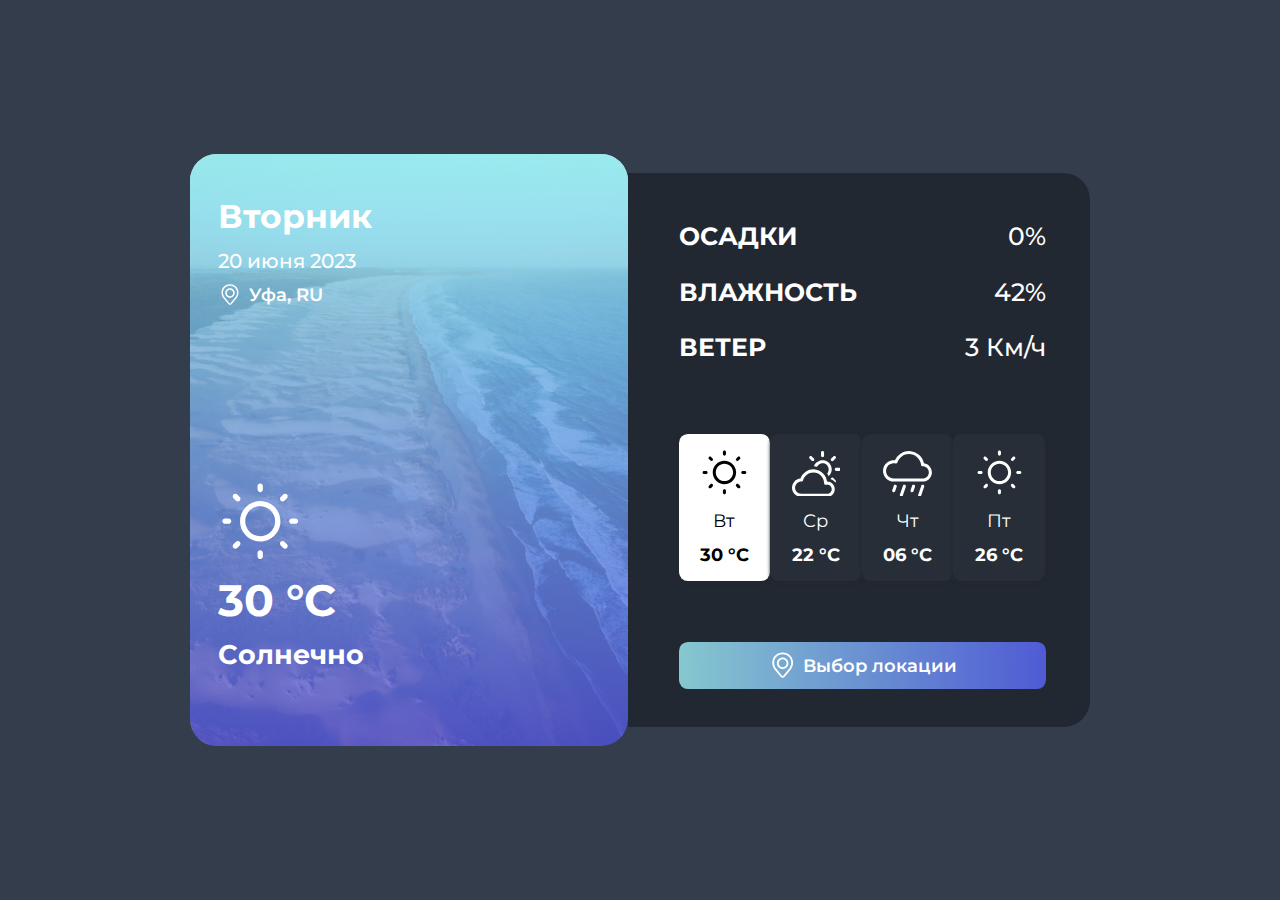
<file: index.html>
<!DOCTYPE html>
<html lang="ru">
<head>
    <meta charset="UTF-8">
    <meta name="viewport" content="width=device-width, initial-scale=1.0">
    <title>Прогноз погоды</title>
    <link rel="icon" type="image/png" href="./favicon.png">
    <link href="css/style.css" rel="stylesheet">
   
</head>
<body>
    <main>
        <section class="weather">
            <div class="container">
                <div class="card__wrap">
                    <div class="card__left">
                        <div class="card__left-image">
                            <picture >
                                <img src="./img/png/Restangle.png" alt="Погода">
                            </picture>

                            <div class="card__left-wrap">
                                <div class="card__left-top">
                                    <div class="card__left-day">Вторник</div>
                                    <div class="card__left-date">20 июня 2023</div>
                                    <div class="card__left-wrap--loc">
                                        <svg viewBox="0 0 33 33"  xmlns="http://www.w3.org/2000/svg" id="location" class="card__left-wrap--geo icon-white">
                                            <path d="M9.96878 13.75C9.96878 10.1429 12.8929 7.21875 16.5 7.21875C20.1071 7.21875 23.0313 10.1429 23.0313 13.75C23.0313 17.3571 20.1071 20.2812 16.5 20.2812C12.8929 20.2812 9.96878 17.3571 9.96878 13.75ZM16.5 9.28125C14.032 9.28125 12.0313 11.282 12.0313 13.75C12.0313 16.218 14.032 18.2188 16.5 18.2188C18.9681 18.2188 20.9688 16.218 20.9688 13.75C20.9688 11.282 18.9681 9.28125 16.5 9.28125Z"/>
                                            <path d="M4.84603 12.1782C5.33323 6.26758 10.2724 1.71875 16.2031 1.71875H16.797C22.7276 1.71875 27.6668 6.26758 28.154 12.1782C28.4158 15.3532 27.435 18.506 25.4183 20.9723L18.8279 29.0322C17.6248 30.5036 15.3753 30.5036 14.1722 29.0322L7.58173 20.9723C5.56508 18.506 4.58432 15.3532 4.84603 12.1782ZM16.2031 3.78125C11.3458 3.78125 7.30058 7.50678 6.90156 12.3476C6.68374 14.9901 7.50001 17.6141 9.17841 19.6667L15.7689 27.7267C16.1468 28.1888 16.8533 28.1888 17.2312 27.7267L23.8217 19.6667C25.5001 17.6141 26.3163 14.9901 26.0985 12.3476C25.6995 7.50678 21.6542 3.78125 16.797 3.78125H16.2031Z"/>
                                            </svg>
                                        <div class="card__left-geo">Уфа, RU</div>
                                    </div>
                                </div>

                                <div class="card__left-bottom">
                                    <svg viewBox="0 0 95 95" xmlns="http://www.w3.org/2000/svg" id="sun" class="card__left-wrap--sun icon-white">
                                        <path d="M47.5001 4.94727C49.1397 4.94727 50.4688 6.27642 50.4688 7.91602V11.8743C50.4688 13.5139 49.1397 14.8431 47.5001 14.8431C45.8605 14.8431 44.5313 13.5139 44.5313 11.8743V7.91602C44.5313 6.27642 45.8605 4.94727 47.5001 4.94727Z" />
                                        <path d="M24.7397 47.4993C24.7397 34.9291 34.9298 24.7389 47.5001 24.7389C60.0703 24.7389 70.2605 34.9291 70.2605 47.4993C70.2605 60.0696 60.0703 70.2598 47.5001 70.2598C34.9298 70.2598 24.7397 60.0696 24.7397 47.4993ZM47.5001 30.6764C38.209 30.6764 30.6772 38.2083 30.6772 47.4993C30.6772 56.7904 38.209 64.3223 47.5001 64.3223C56.7911 64.3223 64.323 56.7904 64.323 47.4993C64.323 38.2083 56.7911 30.6764 47.5001 30.6764Z"/>
                                        <path d="M21.6097 17.4106C20.4503 16.2512 18.5706 16.2512 17.4113 17.4106C16.2519 18.5699 16.2519 20.4496 17.4113 21.609L20.2102 24.408C21.3696 25.5674 23.2493 25.5674 24.4087 24.408C25.568 23.2486 25.568 21.3689 24.4087 20.2095L21.6097 17.4106Z" />
                                        <path d="M90.0522 47.4993C90.0522 49.1389 88.723 50.4681 87.0834 50.4681H83.1251C81.4855 50.4681 80.1563 49.1389 80.1563 47.4993C80.1563 45.8597 81.4855 44.5306 83.1251 44.5306H87.0834C88.723 44.5306 90.0522 45.8598 90.0522 47.4993Z"/>
                                        <path d="M77.5889 21.609C78.7482 20.4496 78.7482 18.5699 77.5889 17.4105C76.4295 16.2512 74.5498 16.2512 73.3904 17.4105L70.5914 20.2095C69.4321 21.3689 69.4321 23.2486 70.5914 24.4079C71.7508 25.5673 73.6305 25.5673 74.7899 24.4079L77.5889 21.609Z"/>
                                        <path d="M47.5001 80.1556C49.1397 80.1556 50.4688 81.4848 50.4688 83.1243V87.0827C50.4688 88.7223 49.1397 90.0514 47.5001 90.0514C45.8605 90.0514 44.5313 88.7223 44.5313 87.0827V83.1243C44.5313 81.4848 45.8605 80.1556 47.5001 80.1556Z" />
                                        <path d="M74.7902 70.5908C73.6308 69.4314 71.7511 69.4314 70.5917 70.5908C69.4323 71.7501 69.4323 73.6298 70.5917 74.7892L73.3907 77.5882C74.55 78.7476 76.4297 78.7476 77.5891 77.5882C78.7485 76.4288 78.7485 74.5491 77.5891 73.3897L74.7902 70.5908Z" />
                                        <path d="M14.8438 47.4993C14.8438 49.1389 13.5147 50.4681 11.8751 50.4681H7.91675C6.27715 50.4681 4.948 49.1389 4.948 47.4993C4.948 45.8597 6.27715 44.5306 7.91675 44.5306H11.8751C13.5147 44.5306 14.8438 45.8598 14.8438 47.4993Z" />
                                        <path d="M24.4084 74.7892C25.5678 73.6298 25.5678 71.7501 24.4084 70.5907C23.249 69.4314 21.3693 69.4314 20.21 70.5907L17.411 73.3897C16.2516 74.5491 16.2516 76.4288 17.411 77.5882C18.5704 78.7475 20.4501 78.7475 21.6095 77.5882L24.4084 74.7892Z"/>
                                    </svg>
                                    <div class="card__left-temp">30 °C</div>
                                    <div class="card__left-clarity">Солнечно</div>
                                </div>
                            </div>
                        </div>
                    </div>

                    <div class="card__right">

                        <div class="card__right-wrap--info">
                            <div class="card__right-wrap--row">
                                <div class="card__right-description">ОСАДКИ</div>
                                <div class="card__right-info">0%</div>
                            </div>
                            <div class="card__right-wrap--row">
                                <div class="card__right-description">ВЛАЖНОСТЬ</div>
                                <div class="card__right-info">42%</div>
                            </div>
                            <div class="card__right-wrap--row">
                                <div class="card__right-description">ВЕТЕР</div>
                                <div class="card__right-info">3 Км/ч</div>
                            </div>
                        </div>

                        <div class="card__right-wrap--weather">
                            <div class="card__right-weather _active-bg">
                                <svg viewBox="0 0 95 95" xmlns="http://www.w3.org/2000/svg" id="sun" class="card__right-image card__right-icon icon-white _active-icon">
                                    <path d="M47.5001 4.94727C49.1397 4.94727 50.4688 6.27642 50.4688 7.91602V11.8743C50.4688 13.5139 49.1397 14.8431 47.5001 14.8431C45.8605 14.8431 44.5313 13.5139 44.5313 11.8743V7.91602C44.5313 6.27642 45.8605 4.94727 47.5001 4.94727Z" />
                                    <path d="M24.7397 47.4993C24.7397 34.9291 34.9298 24.7389 47.5001 24.7389C60.0703 24.7389 70.2605 34.9291 70.2605 47.4993C70.2605 60.0696 60.0703 70.2598 47.5001 70.2598C34.9298 70.2598 24.7397 60.0696 24.7397 47.4993ZM47.5001 30.6764C38.209 30.6764 30.6772 38.2083 30.6772 47.4993C30.6772 56.7904 38.209 64.3223 47.5001 64.3223C56.7911 64.3223 64.323 56.7904 64.323 47.4993C64.323 38.2083 56.7911 30.6764 47.5001 30.6764Z"/>
                                    <path d="M21.6097 17.4106C20.4503 16.2512 18.5706 16.2512 17.4113 17.4106C16.2519 18.5699 16.2519 20.4496 17.4113 21.609L20.2102 24.408C21.3696 25.5674 23.2493 25.5674 24.4087 24.408C25.568 23.2486 25.568 21.3689 24.4087 20.2095L21.6097 17.4106Z" />
                                    <path d="M90.0522 47.4993C90.0522 49.1389 88.723 50.4681 87.0834 50.4681H83.1251C81.4855 50.4681 80.1563 49.1389 80.1563 47.4993C80.1563 45.8597 81.4855 44.5306 83.1251 44.5306H87.0834C88.723 44.5306 90.0522 45.8598 90.0522 47.4993Z"/>
                                    <path d="M77.5889 21.609C78.7482 20.4496 78.7482 18.5699 77.5889 17.4105C76.4295 16.2512 74.5498 16.2512 73.3904 17.4105L70.5914 20.2095C69.4321 21.3689 69.4321 23.2486 70.5914 24.4079C71.7508 25.5673 73.6305 25.5673 74.7899 24.4079L77.5889 21.609Z"/>
                                    <path d="M47.5001 80.1556C49.1397 80.1556 50.4688 81.4848 50.4688 83.1243V87.0827C50.4688 88.7223 49.1397 90.0514 47.5001 90.0514C45.8605 90.0514 44.5313 88.7223 44.5313 87.0827V83.1243C44.5313 81.4848 45.8605 80.1556 47.5001 80.1556Z" />
                                    <path d="M74.7902 70.5908C73.6308 69.4314 71.7511 69.4314 70.5917 70.5908C69.4323 71.7501 69.4323 73.6298 70.5917 74.7892L73.3907 77.5882C74.55 78.7476 76.4297 78.7476 77.5891 77.5882C78.7485 76.4288 78.7485 74.5491 77.5891 73.3897L74.7902 70.5908Z" />
                                    <path d="M14.8438 47.4993C14.8438 49.1389 13.5147 50.4681 11.8751 50.4681H7.91675C6.27715 50.4681 4.948 49.1389 4.948 47.4993C4.948 45.8597 6.27715 44.5306 7.91675 44.5306H11.8751C13.5147 44.5306 14.8438 45.8598 14.8438 47.4993Z" />
                                    <path d="M24.4084 74.7892C25.5678 73.6298 25.5678 71.7501 24.4084 70.5907C23.249 69.4314 21.3693 69.4314 20.21 70.5907L17.411 73.3897C16.2516 74.5491 16.2516 76.4288 17.411 77.5882C18.5704 78.7475 20.4501 78.7475 21.6095 77.5882L24.4084 74.7892Z"/>
                                </svg>
                                <div class="card__right-day _active-txt">Вт</div>
                                <div class="card__right-temp _active-txt">30 °C</div>
                            </div>

                            <div class="card__right-weather">
                                <svg viewBox="0 0 54 54" xmlns="http://www.w3.org/2000/svg" id="cloud-sun" class="card__right-icon card__right-image icon-white">
                                    <path d="M23.625 26.9998C25.1919 26.9996 26.7433 27.3111 28.1887 27.9164C29.6341 28.5216 30.9446 29.4083 32.044 30.5249C33.1433 31.6416 34.0095 32.9658 34.5921 34.4204C35.1747 35.8751 35.4621 37.4311 35.4375 38.9979C35.4335 39.2573 35.4894 39.5141 35.6008 39.7484C35.7123 39.9827 35.8762 40.1882 36.0799 40.3488C36.2837 40.5094 36.5217 40.6209 36.7755 40.6746C37.0293 40.7283 37.2921 40.7228 37.5435 40.6584C38.2918 40.4667 39.0741 40.4484 39.8305 40.605C40.587 40.7616 41.2977 41.0889 41.9085 41.5619C42.5192 42.0349 43.0139 42.6412 43.3547 43.3345C43.6955 44.0278 43.8734 44.7897 43.875 45.5623C43.875 46.9049 43.3416 48.1926 42.3922 49.142C41.4428 50.0914 40.1551 50.6248 38.8125 50.6248H10.125C9.22756 50.6197 8.34017 50.4357 7.51471 50.0836C6.68925 49.7315 5.94229 49.2183 5.31752 48.5741C4.69275 47.9299 4.20271 47.1676 3.87608 46.3317C3.54944 45.4958 3.39276 44.6032 3.4152 43.7061C3.43764 42.8089 3.63875 41.9253 4.00676 41.1068C4.37478 40.2883 4.90232 39.5514 5.55851 38.9392C6.21471 38.3271 6.98639 37.8519 7.82842 37.5415C8.67045 37.2311 9.56593 37.0917 10.4625 37.1315C10.8513 37.1515 11.2352 37.0364 11.5489 36.8058C11.8626 36.5751 12.0869 36.243 12.1837 35.8659C12.8384 33.3289 14.3174 31.0814 16.3884 29.4766C18.4594 27.8717 21.0049 27.0005 23.625 26.9998ZM38.7213 37.1248C38.3416 33.703 36.8106 30.5117 34.3793 28.0742C31.9479 25.6367 28.7606 24.0976 25.3398 23.7093C21.9189 23.3209 18.4677 24.1063 15.5518 25.9367C12.6359 27.7671 10.4285 30.5339 9.29134 33.7835C6.68564 33.9968 4.26344 35.2097 2.53177 37.1684C0.800096 39.1271 -0.1068 41.6797 0.000914741 44.2919C0.10863 46.9041 1.2226 49.3734 3.10966 51.1829C4.99671 52.9923 7.51055 54.0017 10.125 53.9998H38.8125C41.0502 53.9998 43.1963 53.1108 44.7787 51.5285C46.361 49.9461 47.25 47.8 47.25 45.5623C47.25 43.3245 46.361 41.1784 44.7787 39.596C43.1963 38.0137 41.0502 37.1248 38.8125 37.1248H38.7213Z"/>
                                    <path d="M35.4375 5.0625C35.4375 4.61495 35.2597 4.18572 34.9432 3.86926C34.6268 3.55279 34.1976 3.375 33.75 3.375C33.3025 3.375 32.8732 3.55279 32.5568 3.86926C32.2403 4.18572 32.0625 4.61495 32.0625 5.0625V8.4375C32.0625 8.88505 32.2403 9.31427 32.5568 9.63074C32.8732 9.94721 33.3025 10.125 33.75 10.125C34.1976 10.125 34.6268 9.94721 34.9432 9.63074C35.2597 9.31427 35.4375 8.88505 35.4375 8.4375V5.0625ZM48.0701 11.691C48.2313 11.5353 48.3599 11.3491 48.4483 11.1432C48.5367 10.9374 48.5833 10.7159 48.5852 10.4919C48.5872 10.2678 48.5445 10.0456 48.4596 9.8382C48.3748 9.63082 48.2495 9.4424 48.091 9.28396C47.9326 9.12551 47.7442 9.00021 47.5368 8.91536C47.3294 8.83051 47.1072 8.78782 46.8831 8.78977C46.6591 8.79171 46.4376 8.83826 46.2318 8.9267C46.0259 9.01514 45.8397 9.1437 45.684 9.30487L43.2945 11.691C42.9776 12.0079 42.7996 12.4376 42.7996 12.8857C42.7996 13.3339 42.9776 13.7636 43.2945 14.0805C43.6114 14.3974 44.0411 14.5754 44.4893 14.5754C44.9374 14.5754 45.3671 14.3974 45.684 14.0805L48.0701 11.691ZM21.816 9.30487C21.4977 8.99748 21.0715 8.82739 20.629 8.83124C20.1866 8.83508 19.7633 9.01255 19.4504 9.32543C19.1376 9.63831 18.9601 10.0616 18.9562 10.504C18.9524 10.9465 19.1225 11.3727 19.4299 11.691L21.816 14.0805C21.9729 14.2374 22.1592 14.3619 22.3642 14.4468C22.5692 14.5317 22.7889 14.5754 23.0108 14.5754C23.2326 14.5754 23.4524 14.5317 23.6573 14.4468C23.8623 14.3619 24.0486 14.2374 24.2055 14.0805C24.3624 13.9236 24.4869 13.7373 24.5718 13.5323C24.6567 13.3273 24.7004 13.1076 24.7004 12.8857C24.7004 12.6639 24.6567 12.4442 24.5718 12.2392C24.4869 12.0342 24.3624 11.8479 24.2055 11.691L21.816 9.30487ZM27.6683 20.6921C28.0877 19.8229 28.6887 19.0537 29.4307 18.4364C30.1728 17.8192 31.0385 17.3682 31.9696 17.114C32.9007 16.8598 33.8755 16.8082 34.8282 16.9627C35.781 17.1173 36.6895 17.4743 37.4925 18.0098C38.2955 18.5453 38.9743 19.2468 39.4832 20.067C39.992 20.8871 40.3191 21.8069 40.4423 22.7642C40.5655 23.7214 40.4819 24.694 40.1973 25.6163C39.9126 26.5385 39.4335 27.389 38.7923 28.1104C39.4639 29.0588 40.0478 30.0746 40.5338 31.1411C41.6775 30.1077 42.5702 28.8268 43.1438 27.396C43.7174 25.9652 43.9567 24.4223 43.8435 22.885C43.7303 21.3476 43.2676 19.8565 42.4906 18.5251C41.7137 17.1937 40.643 16.0574 39.3602 15.2026C38.0774 14.3479 36.6164 13.7973 35.0885 13.5929C33.5606 13.3885 32.0062 13.5356 30.5439 14.0231C29.0815 14.5106 27.7497 15.3256 26.6501 16.4058C25.5505 17.4861 24.7121 18.8032 24.1988 20.2568C25.3868 20.2939 26.5478 20.4424 27.6683 20.6921ZM42.8018 34.4419C44.8268 35.1675 46.5986 36.4331 47.9385 38.0599C48.1222 37.9111 48.2727 37.7253 48.38 37.5147C48.4874 37.304 48.5493 37.0732 48.5617 36.837C48.5741 36.6009 48.5367 36.3649 48.4521 36.1441C48.3674 35.9234 48.2373 35.7229 48.0701 35.5556L45.684 33.1695C45.4434 32.9275 45.1352 32.7641 44.7998 32.7009C44.4645 32.6377 44.1179 32.6776 43.8057 32.8154C43.4936 32.9532 43.2305 33.1824 43.0513 33.4728C42.872 33.7632 42.785 34.1011 42.8018 34.4419ZM48.9375 21.9375C48.49 21.9375 48.0607 22.1153 47.7443 22.4318C47.4278 22.7482 47.25 23.1774 47.25 23.625C47.25 24.0726 47.4278 24.5018 47.7443 24.8182C48.0607 25.1347 48.49 25.3125 48.9375 25.3125H52.3125C52.7601 25.3125 53.1893 25.1347 53.5057 24.8182C53.8222 24.5018 54 24.0726 54 23.625C54 23.1774 53.8222 22.7482 53.5057 22.4318C53.1893 22.1153 52.7601 21.9375 52.3125 21.9375H48.9375Z" />
                                    </svg>
                                <div class="card__right-day">Ср</div>
                                <div class="card__right-temp">22 °C</div>
                            </div>

                            <div class="card__right-weather">
                                <svg viewBox="0 0 54 54" xmlns="http://www.w3.org/2000/svg" id="cloud-rain" class="card__right-icon card__right-image icon-white">
                                    <path d="M14.0332 40.5844C14.2436 40.6545 14.4381 40.7654 14.6056 40.9108C14.7731 41.0561 14.9102 41.2331 15.0093 41.4315C15.1083 41.6299 15.1673 41.8459 15.1828 42.0671C15.1984 42.2883 15.1701 42.5104 15.0997 42.7207L13.4122 47.7832C13.2586 48.1918 12.9527 48.5249 12.5586 48.7126C12.1646 48.9004 11.7132 48.9282 11.2991 48.7901C10.885 48.6521 10.5406 48.359 10.338 47.9724C10.1354 47.5858 10.0905 47.1357 10.2127 46.7167L11.9002 41.6542C12.0413 41.2295 12.3452 40.8782 12.7452 40.6776C13.1452 40.477 13.6085 40.4434 14.0332 40.5844ZM24.1582 40.5844C24.3686 40.6545 24.5631 40.7654 24.7306 40.9108C24.8981 41.0561 25.0352 41.2331 25.1343 41.4315C25.2333 41.6299 25.2923 41.8459 25.3078 42.0671C25.3234 42.2883 25.2951 42.5104 25.2247 42.7207L21.8497 52.8457C21.6961 53.2543 21.3902 53.5874 20.9961 53.7751C20.6021 53.9629 20.1507 53.9907 19.7366 53.8526C19.3225 53.7146 18.9781 53.4215 18.7755 53.0349C18.5729 52.6483 18.528 52.1982 18.6502 51.7792L22.0252 41.6542C22.1663 41.2295 22.4702 40.8782 22.8702 40.6776C23.2702 40.477 23.7335 40.4434 24.1582 40.5844ZM34.2832 40.5844C34.4936 40.6545 34.6881 40.7654 34.8556 40.9108C35.0231 41.0561 35.1602 41.2331 35.2593 41.4315C35.3583 41.6299 35.4173 41.8459 35.4328 42.0671C35.4484 42.2883 35.4201 42.5104 35.3497 42.7207L33.6622 47.7832C33.5086 48.1918 33.2027 48.5249 32.8086 48.7126C32.4146 48.9004 31.9632 48.9282 31.5491 48.7901C31.135 48.6521 30.7906 48.359 30.588 47.9724C30.3854 47.5858 30.3405 47.1357 30.4627 46.7167L32.1502 41.6542C32.2913 41.2295 32.5952 40.8782 32.9952 40.6776C33.3952 40.477 33.8585 40.4434 34.2832 40.5844ZM44.4082 40.5844C44.6186 40.6545 44.8131 40.7654 44.9806 40.9108C45.1481 41.0561 45.2852 41.2331 45.3843 41.4315C45.4833 41.6299 45.5423 41.8459 45.5578 42.0671C45.5734 42.2883 45.5451 42.5104 45.4747 42.7207L42.0997 52.8457C42.0362 53.0636 41.9293 53.2665 41.7855 53.4422C41.6417 53.6178 41.464 53.7626 41.2629 53.868C41.0619 53.9733 40.8416 54.037 40.6153 54.0553C40.3891 54.0735 40.1615 54.0459 39.9461 53.9741C39.7308 53.9024 39.5321 53.7879 39.362 53.6375C39.192 53.4872 39.054 53.3041 38.9564 53.0991C38.8587 52.8942 38.8034 52.6717 38.7938 52.4449C38.7841 52.2181 38.8203 51.9917 38.9002 51.7792L42.2752 41.6542C42.4163 41.2295 42.7202 40.8782 43.1202 40.6776C43.5202 40.477 43.9835 40.4434 44.4082 40.5844ZM45.2419 16.9661C44.541 13.433 42.7283 10.2168 40.0687 7.78772C37.4091 5.35863 34.0422 3.84406 30.4602 3.46546C26.8782 3.08686 23.2691 3.8641 20.1604 5.68352C17.0518 7.50294 14.6067 10.2691 13.1827 13.5776C11.5858 13.3936 9.96816 13.5375 8.42879 14.0005C6.88941 14.4635 5.46073 15.2358 4.23021 16.2701C2.99969 17.3044 1.99323 18.579 1.27245 20.0159C0.55166 21.4527 0.13172 23.0215 0.0383368 24.6263C-0.0550467 26.231 0.180091 27.838 0.729354 29.3487C1.27862 30.8595 2.13045 32.2422 3.23269 33.4123C4.33493 34.5823 5.66439 35.5151 7.13968 36.1535C8.61496 36.7919 10.205 37.1225 11.8125 37.125H43.875C46.4437 37.1279 48.9176 36.1544 50.7954 34.4016C52.6732 32.6488 53.8146 30.2478 53.9884 27.6849C54.1622 25.1221 53.3553 22.589 51.7313 20.5987C50.1073 18.6085 47.7875 17.31 45.2419 16.9661ZM28.6875 6.74998C32.0084 6.74929 35.213 7.97264 37.6886 10.1861C40.1642 12.3996 41.7371 15.4479 42.1065 18.7481C42.1524 19.1628 42.3502 19.5457 42.6619 19.8231C42.9735 20.1004 43.3768 20.2525 43.794 20.25H43.875C45.6652 20.25 47.3821 20.9611 48.648 22.227C49.9138 23.4929 50.625 25.2098 50.625 27C50.625 28.7902 49.9138 30.5071 48.648 31.773C47.3821 33.0388 45.6652 33.75 43.875 33.75H11.8125C10.618 33.7494 9.43724 33.4952 8.34832 33.0042C7.25941 32.5131 6.28716 31.7965 5.4959 30.9017C4.70464 30.0068 4.11239 28.9542 3.75834 27.8134C3.40429 26.6725 3.29651 25.4695 3.44212 24.2839C3.58773 23.0983 3.98342 21.9572 4.60301 20.9359C5.2226 19.9147 6.05197 19.0366 7.03625 18.3599C8.02054 17.6831 9.1373 17.223 10.3127 17.0101C11.488 16.7972 12.6952 16.8363 13.8544 17.1247C14.2679 17.2279 14.7052 17.1707 15.0783 16.9648C15.4514 16.7588 15.7328 16.4192 15.8659 16.0144C16.7578 13.3183 18.4768 10.972 20.7786 9.30884C23.0803 7.64568 25.8477 6.75032 28.6875 6.74998Z"/>
                                </svg>
                                <div class="card__right-day">Чт</div>
                                <div class="card__right-temp">06 °C</div>
                            </div>

                            <div class="card__right-weather">
                                <svg viewBox="0 0 95 95" xmlns="http://www.w3.org/2000/svg" id="sun" class="card__right-icon card__right-image icon-white">
                                    <path d="M47.5001 4.94727C49.1397 4.94727 50.4688 6.27642 50.4688 7.91602V11.8743C50.4688 13.5139 49.1397 14.8431 47.5001 14.8431C45.8605 14.8431 44.5313 13.5139 44.5313 11.8743V7.91602C44.5313 6.27642 45.8605 4.94727 47.5001 4.94727Z" />
                                    <path d="M24.7397 47.4993C24.7397 34.9291 34.9298 24.7389 47.5001 24.7389C60.0703 24.7389 70.2605 34.9291 70.2605 47.4993C70.2605 60.0696 60.0703 70.2598 47.5001 70.2598C34.9298 70.2598 24.7397 60.0696 24.7397 47.4993ZM47.5001 30.6764C38.209 30.6764 30.6772 38.2083 30.6772 47.4993C30.6772 56.7904 38.209 64.3223 47.5001 64.3223C56.7911 64.3223 64.323 56.7904 64.323 47.4993C64.323 38.2083 56.7911 30.6764 47.5001 30.6764Z"/>
                                    <path d="M21.6097 17.4106C20.4503 16.2512 18.5706 16.2512 17.4113 17.4106C16.2519 18.5699 16.2519 20.4496 17.4113 21.609L20.2102 24.408C21.3696 25.5674 23.2493 25.5674 24.4087 24.408C25.568 23.2486 25.568 21.3689 24.4087 20.2095L21.6097 17.4106Z" />
                                    <path d="M90.0522 47.4993C90.0522 49.1389 88.723 50.4681 87.0834 50.4681H83.1251C81.4855 50.4681 80.1563 49.1389 80.1563 47.4993C80.1563 45.8597 81.4855 44.5306 83.1251 44.5306H87.0834C88.723 44.5306 90.0522 45.8598 90.0522 47.4993Z"/>
                                    <path d="M77.5889 21.609C78.7482 20.4496 78.7482 18.5699 77.5889 17.4105C76.4295 16.2512 74.5498 16.2512 73.3904 17.4105L70.5914 20.2095C69.4321 21.3689 69.4321 23.2486 70.5914 24.4079C71.7508 25.5673 73.6305 25.5673 74.7899 24.4079L77.5889 21.609Z"/>
                                    <path d="M47.5001 80.1556C49.1397 80.1556 50.4688 81.4848 50.4688 83.1243V87.0827C50.4688 88.7223 49.1397 90.0514 47.5001 90.0514C45.8605 90.0514 44.5313 88.7223 44.5313 87.0827V83.1243C44.5313 81.4848 45.8605 80.1556 47.5001 80.1556Z" />
                                    <path d="M74.7902 70.5908C73.6308 69.4314 71.7511 69.4314 70.5917 70.5908C69.4323 71.7501 69.4323 73.6298 70.5917 74.7892L73.3907 77.5882C74.55 78.7476 76.4297 78.7476 77.5891 77.5882C78.7485 76.4288 78.7485 74.5491 77.5891 73.3897L74.7902 70.5908Z" />
                                    <path d="M14.8438 47.4993C14.8438 49.1389 13.5147 50.4681 11.8751 50.4681H7.91675C6.27715 50.4681 4.948 49.1389 4.948 47.4993C4.948 45.8597 6.27715 44.5306 7.91675 44.5306H11.8751C13.5147 44.5306 14.8438 45.8598 14.8438 47.4993Z" />
                                    <path d="M24.4084 74.7892C25.5678 73.6298 25.5678 71.7501 24.4084 70.5907C23.249 69.4314 21.3693 69.4314 20.21 70.5907L17.411 73.3897C16.2516 74.5491 16.2516 76.4288 17.411 77.5882C18.5704 78.7475 20.4501 78.7475 21.6095 77.5882L24.4084 74.7892Z"/>
                                    </svg>                                    
                                <div class="card__right-day">Пт</div>
                                <div class="card__right-temp">26 °C</div>
                            </div>
                        </div>

                        <a href="#" class="card__right-link">
                            <svg viewBox="0 0 33 33"  xmlns="http://www.w3.org/2000/svg" id="location" class="card__right-geo icon-white">
                                <path d="M9.96878 13.75C9.96878 10.1429 12.8929 7.21875 16.5 7.21875C20.1071 7.21875 23.0313 10.1429 23.0313 13.75C23.0313 17.3571 20.1071 20.2812 16.5 20.2812C12.8929 20.2812 9.96878 17.3571 9.96878 13.75ZM16.5 9.28125C14.032 9.28125 12.0313 11.282 12.0313 13.75C12.0313 16.218 14.032 18.2188 16.5 18.2188C18.9681 18.2188 20.9688 16.218 20.9688 13.75C20.9688 11.282 18.9681 9.28125 16.5 9.28125Z"/>
                                <path d="M4.84603 12.1782C5.33323 6.26758 10.2724 1.71875 16.2031 1.71875H16.797C22.7276 1.71875 27.6668 6.26758 28.154 12.1782C28.4158 15.3532 27.435 18.506 25.4183 20.9723L18.8279 29.0322C17.6248 30.5036 15.3753 30.5036 14.1722 29.0322L7.58173 20.9723C5.56508 18.506 4.58432 15.3532 4.84603 12.1782ZM16.2031 3.78125C11.3458 3.78125 7.30058 7.50678 6.90156 12.3476C6.68374 14.9901 7.50001 17.6141 9.17841 19.6667L15.7689 27.7267C16.1468 28.1888 16.8533 28.1888 17.2312 27.7267L23.8217 19.6667C25.5001 17.6141 26.3163 14.9901 26.0985 12.3476C25.6995 7.50678 21.6542 3.78125 16.797 3.78125H16.2031Z"/>
                            </svg>
                            <button class="card__right-btn popup__open">Выбор локации</button>



                            <div class="popup">
                                <div class="popup__main">
                                    <div class="popup__info">
                                        <h2 class="popup__title">Жмякай и выбирай</h2>
                                        <form action="" method="POST" class="popup__form">
                                            <div class="popup__wrap">
                                                <select name="popup__sity">
                                                    <option value="1">Выбор города</option>
                                                    <option value="2">Москва</option>
                                                    <option value="3">Уфа</option>
                                                    <option value="4">Лондон</option>
                                                    <option value="5">Пекин</option>
                                                </select>
                                            </div>
                                            
                                            <div class="popup__wrap-btn">
                                                <div class="popup__wrap popup__submit">
                                                    <input type="submit" value="Ок"/>
                                                </div>
                                                <div class="popup__wrap popup__close">
                                                    <input type="submit" value="Закрыть"/>
                                                </div>
                                            </div>
                                        </form>
                                    </div>
                                </div>
                            </div>
                        </a>
                    </div>

                </div>
            </div>
            
        </section>
    </main>
    <script src="./js/script.js"></script>
</body>
</html>
</file>
<file: css/style.css>
@import url("https://fonts.googleapis.com/css2?family=Montserrat:wght@400;500;600;700&display=swap");

*,
*::before,
*::after {
  box-sizing: border-box;
  margin: 0;
  padding: 0; }

 *:focus:not(:focus-visible) {
  outline: none; } 

html {
  font-family: 'Montserrat', sans-serif;
  font-size: 0.69444444vw;
  font-style: normal;
  font-weight: normal;
  }

body {
  font-style: normal;
  font-weight: normal;
  line-height: 1.2;
  margin: 0;
  padding: 0;
  background: #343D4B;
  color: white; }

a {
  transition: color 0.5s;
  color: unset; }

a,
a:hover {
  text-decoration: none; } */

h1,
h2,
h3,
h4,
h5,
h6 {
  font: inherit;
  margin: 0;
  padding: 0; }

ul {
  padding: 0;
  margin: 0; }

ul li {
  margin: 0;
  padding: 0;
  list-style: none; }

.container {
  width: 135.3rem;
  margin: auto;
  height: 100vh;
  display: flex;
  align-items: center;
  justify-content: center; }

.icon-white {
  fill: #fff; }

@media (min-width: 90em) {
  html {
    font-size: 10px; } }

@media (max-width: 64em) {
  html {
    font-size: 1.302vw; }
  .container {
    width: 100%;
    padding: 0 2rem; } }

/* .weather {
  background: linear-gradient(118deg, #1560D4 2.08%, rgba(180, 41, 166, 0.5) 101.39%); }
     */
.card__wrap {
  display: flex;
  align-items: center; }

  
.card__left {
  width: 49.3rem;
  height: 66.6rem;
  display: flex;
  align-items: center;
  justify-content: center; }
  .card__left-image {
    position: relative;
    width: 49.3rem;
    height: 66.6rem;
    border-radius: 3rem; }
    .card__left-image img {
      width: 100%;
      height: 100%;
      border-radius: 3rem; }
  .card__left-wrap {
    position: absolute;
    top: 0;
    left: 0;
    z-index: 10;
    width: 49.3rem;
    height: 66.6rem;
    background: linear-gradient(rgba(136, 235, 239, 0.8), rgba(83, 91, 230, 0.8));
    border-radius: 3rem;
    display: flex;
    flex-direction: column;
    justify-content: space-between; }
    .card__left-wrap--loc {
      display: flex;
      align-items: center; }
    .card__left-wrap--geo {
      width: 2.7rem;
      height: 2.7rem; }
      .card__left-wrap--geo img {
        width: 100%;
        height: 100%; }
    .card__left-wrap--sun {
      width: 9.5rem;
      height: 9.5rem;
      margin-bottom: .9rem; }
      .card__left-wrap--sun img {
        width: 100%;
        height: 100%; }
  .card__left-top {
    padding: 4.8rem 0rem 8.4rem 3.2rem; }
  .card__left-bottom {
    padding: 4.8rem 0rem 8.4rem 3.2rem; }
  .card__left-day {
    font-size: 3.7rem;
    font-weight: 700;
    margin-bottom: 1.6rem; }
  .card__left-date {
    font-size: 2.2rem;
    font-weight: 500;
    margin-bottom: 1rem; }
  .card__left-geo {
    font-size: 2rem;
    font-weight: 600;
    margin-left: .8rem; }
  .card__left-temp {
    font-size: 5rem;
    font-weight: 700;
    margin-bottom: 1.3rem; }
  .card__left-clarity {
    font-size: 3rem;
    font-weight: 700; }

.card__right {
  width: 52rem;
  height: 62.3rem;
  background: #222831;
  padding: 5.5rem 5rem 6.2rem 5.7rem;
  border-radius: 0 3rem 3rem 0; }
  .card__right-wrap--info {
    display: flex;
    flex-direction: column;
    gap: 2.9rem;
    margin-bottom: 8rem; }
  .card__right-wrap--row {
    display: flex;
    flex-direction: row;
    width: 100%;
    justify-content: space-between; }
  .card__right-wrap--weather {
    display: flex; }
  .card__right-weather {
    display: flex;
    flex-direction: column;
    align-items: center;
    box-shadow: .1rem .2rem .4rem 0rem #222831;
    border-radius: 1rem;
    z-index: 11;
    transition: background-color 0.4s ease-in-out, color 0.4s ease-in-out;
   }
   .card__right-weather svg path {
    transition: fill 0.4s ease-in-out;
   }
  .card__right-image {
    width: 5.5rem;
    height: 5.5rem;
    margin: 1.5rem 2.5rem; }
    .card__right-image img {
      width: 100%;
      height: 100%; }
  .card__right-description {
    font-size: 2.8rem;
    font-weight: 700; }
  .card__right-info {
    text-align: right;
    font-size: 2.8rem;
    font-weight: 500; }
  .card__right-weather {
    width: 10.3rem;
    height: 16.5rem;
    background: #272E37;
    cursor: pointer; }
  .card__right-day {
    font-size: 2rem;
    font-weight: 400;
    margin-bottom: 1.5rem; }
  .card__right-temp {
    font-size: 2rem;
    font-weight: 700; }
  .card__right-geo {
    width: 3.3rem;
    height: 3.3rem; }
    .card__right-geo img {
      width: 100%;
      height: 100%; }
  .card__right-link {
    margin-top: 6.9rem;
    display: flex;
    background: linear-gradient(91deg, rgba(144, 217, 224, 0.90) 0.2%, rgba(84, 96, 230, 0.90) 100%);
    height: 5.3rem;
    width: 100%;
    border-radius: 1rem;
    align-items: center;
    justify-content: center;
    cursor: pointer; }
  .card__right-btn {
    background: none;
    border: none;
    color: #FFF;
    text-align: right;
    font-family: Montserrat;
    font-size: 2rem;
    font-style: normal;
    font-weight: 600;
    line-height: normal;
    margin-left: .6rem;
    cursor: pointer; }

.card__right-weather:hover,
._active-bg {
  background: #fff;
  color: #000000;
}
.card__right-weather:hover svg path,
 ._active-bg svg path {
  fill: black; }
    
/* ._active-icon {
  fill: black; }

._active-txt {
  color: #000; } */

@media (max-width: 64em) {
  .card__wrap {
    flex-direction: column; }
  .card__left-image img {
    border-radius: 3rem 3rem 0rem 0rem; }
  .card__left-wrap {
    border-radius: 3rem 3rem 0rem 0rem; }
  .card__left-date {
    font-size: 2.8rem;
    margin-bottom: 2rem; }
  .card__left-geo {
    font-size: 2.8rem; }
  .card__right {
    width: 49.3rem;
    border-radius: 0rem 0rem 3rem 3rem; }
    .card__right-link {
      margin-top: 5rem;
      height: 7.3rem; }
    .card__right-btn {
      font-size: 2.8rem; } }

.popup {
        position: fixed;
        inset: 0;
        background-color: rgba(0, 0, 0, 0.8);
        cursor: pointer;
        overflow-y: auto;
        display: none;
        z-index: 99999; }
        .popup__main {
          background: linear-gradient(118deg, #1560D4 2.08%, rgba(180, 41, 166, 0.56) 101.39%);
          padding-top: 1.5rem;
          border-radius: 1.5rem;
          height: max-content;
          display: flex;
          align-items: center;
          justify-content: center;
          flex-direction: column;
          position: relative;
          width: 70rem;
          margin: auto;
          color: #000;
          cursor: default; }
        .popup__info {
          background: #fff;
          width: 100%;
          height: 100%;
          padding: 3rem 5rem 3rem;
          border-radius: 1.5rem; }
        /* .popup__open {
          width: 20rem; } */
        .popup__title {
          color: #1560D4;
          text-align: center;
          font-size: 2.2rem;
          font-style: normal;
          font-weight: 600;
          line-height: normal;
          position: relative; }
        .popup__wrap {
          display: flex;
          flex-direction: column;
          width: 100%; }
          .popup__wrap-btn {
            display: flex;
            flex-direction: row-reverse; }
          .popup__wrap select {
            width: 35rem;
            margin: 0 auto;
            padding: 1rem;
            border-radius: 1rem;
            border: .1rem solid #1560D4; }
        .popup__form {
          margin-top: 3rem;
          width: 100%;
          display: flex;
          flex-direction: column;
          gap: 5rem; }
          .popup__form label {
            margin-bottom: .7rem;
            color: #000;
            font-size: 1.6rem;
            font-style: normal;
            font-weight: 400;
            line-height: normal; }
            .popup__form label::after {
              content: '*';
              position: relative;
              color: red; }
          .popup__form input, .popup__form textarea {
            height: 3.5rem;
            border-radius: 1rem;
            border: .2rem solid #CDD2E4;
            color: #000;
            font-size: 1.6rem;
            padding: .5rem 2rem; }
            .popup__form input::placeholder, .popup__form textarea::placeholder {
              color: #CDD2E4;
              font-size: 1.6rem; }
          .popup__form textarea {
            min-height: 10rem;
            resize: vertical;
            padding: 1rem 2rem; }
        .popup__submit, .popup__close {
          width: 18.4rem;
          height: 5.3rem;
          margin: 0 auto; }
          .popup__submit input, .popup__close input {
            height: 100%;
            width: 100%;
            border: 0;
            background: linear-gradient(91deg, rgba(144, 217, 224, 0.9) 0.2%, #5460e6e6 100%);
            border-radius: 1rem;
            color: #fff;
            font-size: 2rem;
            font-style: normal;
            font-weight: 600;
            line-height: normal; }
            .popup__submit input:hover, .popup__close input:hover {
              background: #fff;
              color: #5460e6e6;
              border: .1rem solid #5460e6e6; }
      
      @media (max-width: 48em) {
        .popup {
          width: 100%; }
          .popup__main {
            border-radius: 3.5rem;
            gap: 3rem;
            width: 80rem; }
          .popup__title {
            font-size: 3.6rem; }
          .popup__wrap {
            gap: 2rem; }
          .popup__form {
            gap: 5rem; }
            .popup__form label {
              font-size: 2.8rem; }
            .popup__form input, .popup__form textarea {
              height: 8rem;
              font-size: 2.8rem; }
              .popup__form input::placeholder, .popup__form textarea::placeholder {
                font-size: 2.8rem; }
          .popup__submit, .popup__close {
            width: 40rem;
            height: 15rem; }
            .popup__submit input, .popup__close input {
              height: 9rem;
              font-size: 2.8rem;
              text-transform: uppercase;
              letter-spacing: .5rem; }
          .popup__open {
            width: 45rem; } }
</file>
